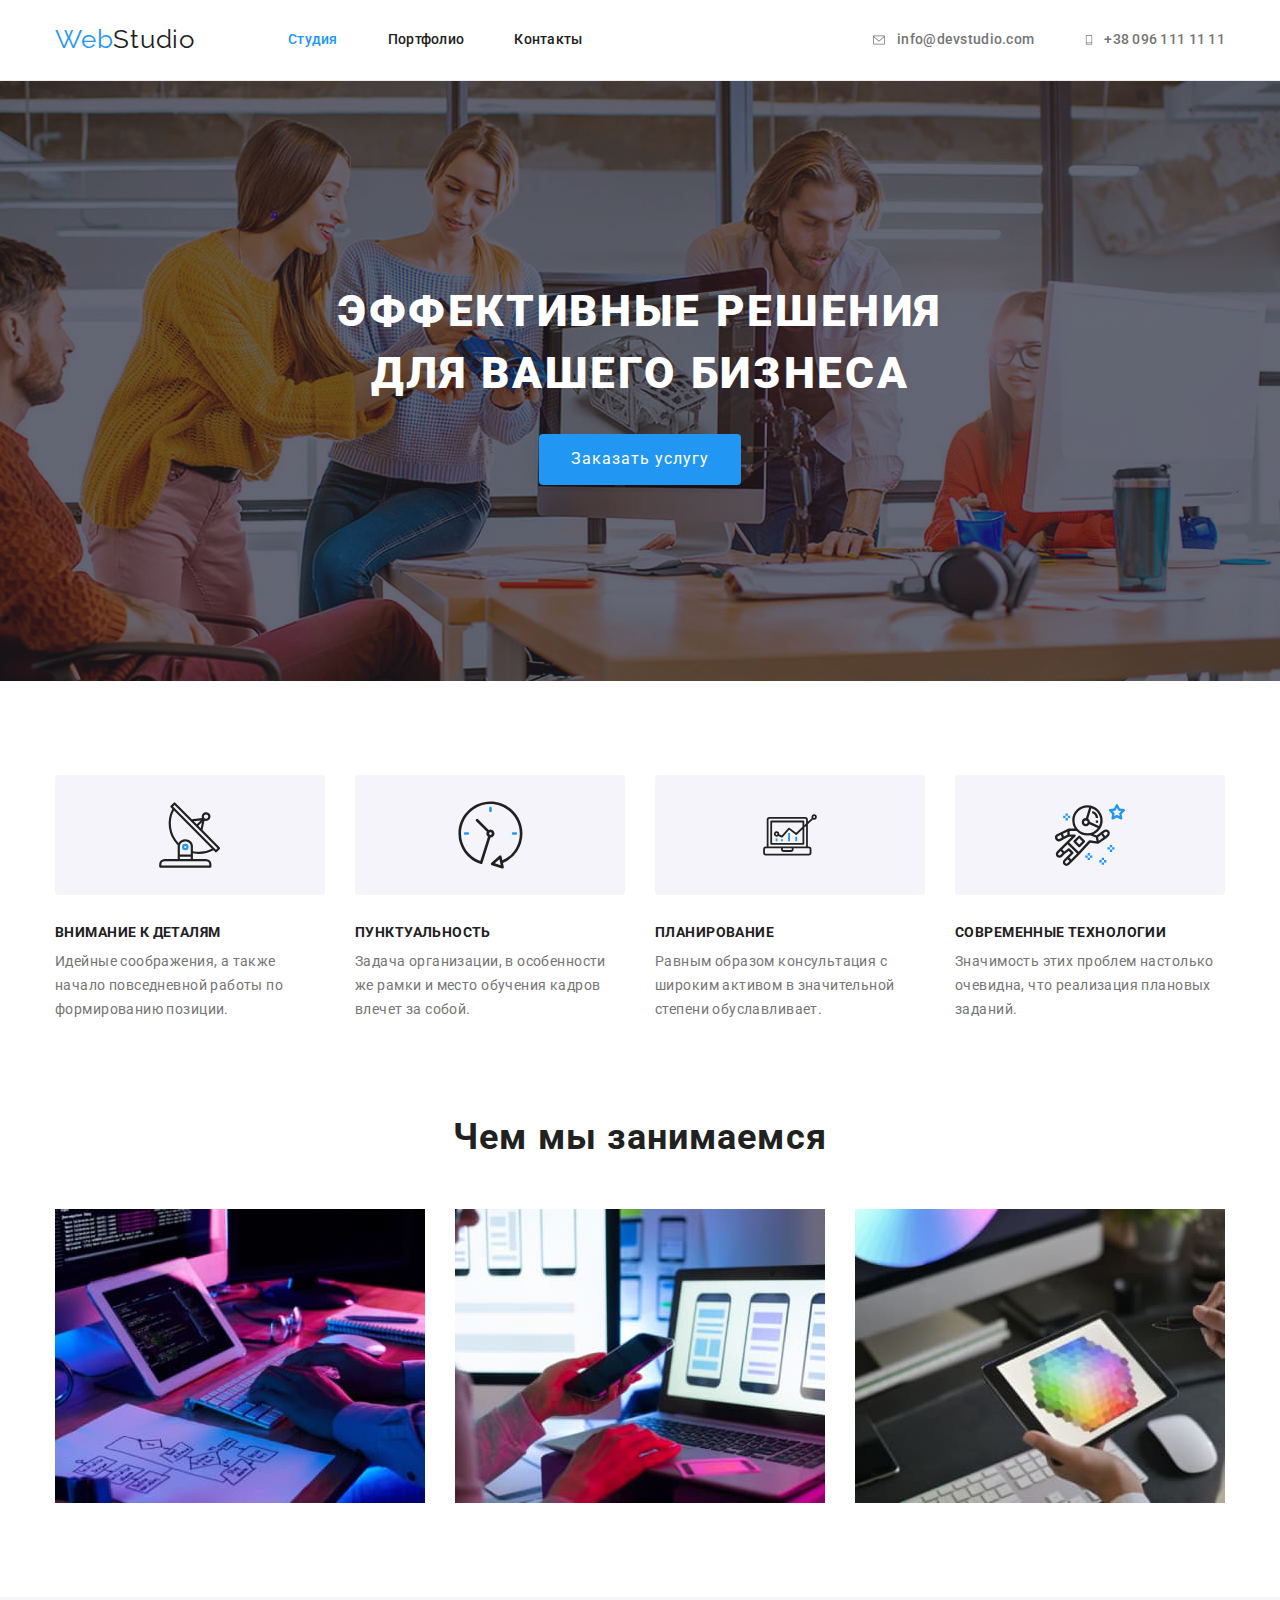
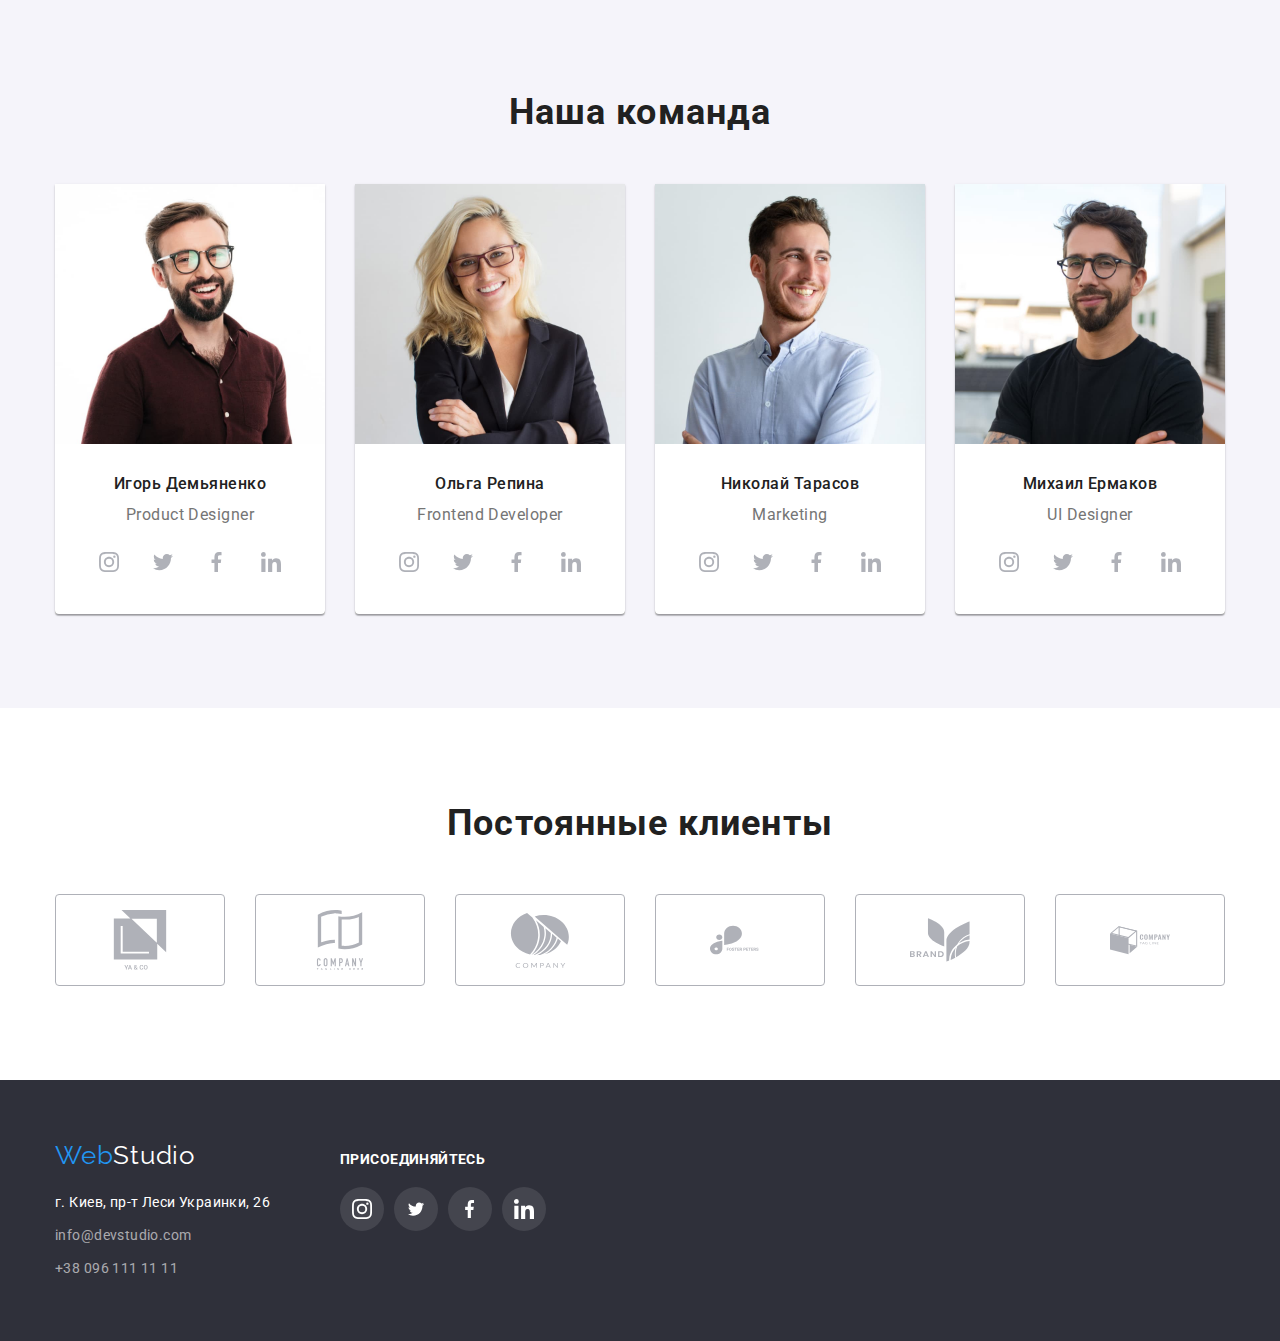
<file: index.html>
<!DOCTYPE html>
<html lang="ru">
  <head>
    <meta charset="UTF-8" />
    <meta http-equiv="X-UA-Compatible" content="IE=edge" />
    <meta name="viewport" content="width=device-width, initial-scale=1.0" />
    <title>Document</title>
    <link rel="preconnect" href="https://fonts.googleapis.com" />
    <link rel="preconnect" href="https://fonts.gstatic.com" crossorigin />
    <link
      href="https://fonts.googleapis.com/css2?family=Montserrat:wght@400;700&family=Raleway:wght@700&family=Roboto:wght@400;500;700&display=swap"
      rel="stylesheet"
    />
    <link
      rel="stylesheet"
      href="./modern-normalize-main/modern-normalize.css"
    />
    <link rel="stylesheet" href="./css/styles.css" />
  </head>

  <body>
    <!-- Шапка сайта -->
    <header class="header">
      <div class="container">
        <nav class="header-container">
          <a href="./index.html" class="logo link">
            Web<span class="logo-header">Studio</span>
          </a>
          <ul class="header-nav list nav">
            <li class="header-item">
              <a href="./index.html" class="header-link current link">Студия</a>
            </li>
            <li class="header-item">
              <a href="./portfolio.html" class="header-link link">Портфолио</a>
            </li>
            <li class="header-item">
              <a href="" class="header-link link">Контакты</a>
            </li>
          </ul>
        </nav>
        <ul class="contact-nav list nav">
          <li class="header-item">
            <a
              href="mailto:info@devstudio.com"
              class="contact-link current link"
            >
              <svg class="header-item-icon" width="16" height="12">
                <use href="./images/icons/symbol-defs.svg#icon-envelope"></use>
              </svg>
              info@devstudio.com</a
            >
          </li>
          <li class="header-item">
            <a href="tel:+380961111111" class="contact-link link">
              <svg class="header-item-icon" width="10" height="16">
                <use href="./images/icons/symbol-defs.svg#icon-tel"></use>
              </svg>
              +38 096 111 11 11</a
            >
          </li>
        </ul>
      </div>
    </header>

    <main>
      <!-- Герой -->
      <section class="hero">
        <div class="container">
          <h1 class="hero-title">ЭФФЕКТИВНЫЕ РЕШЕНИЯ ДЛЯ ВАШЕГО БИЗНЕСА</h1>
          <button type="button" class="hero-btn">Заказать услугу</button>
        </div>
      </section>

      <!-- Особенности -->
      <section class="section">
        <div class="container">
          <h2 class="visually-hidden">Оcобенности</h2>
          <ul class="feature-list list">
            <li class="feature-item">
              <div class="feature-item-group">
                <svg class="feature-item-icon" width="65.32" height="70">
                  <use
                    href="./images/icons/symbol-defs.svg#icon-antenna_feature"
                  ></use>
                </svg>
              </div>
              <h3 class="feature-title">ВНИМАНИЕ К ДЕТАЛЯМ</h3>
              <p class="feature-text">
                Идейные соображения, а также начало повседневной работы по
                формированию позиции.
              </p>
            </li>
            <li class="feature-item">
              <div class="feature-item-group">
                <svg class="feature-item-icon" width="66.96" height="70">
                  <use
                    href="./images/icons/symbol-defs.svg#icon-clock_feature"
                  ></use>
                </svg>
              </div>
              <h3 class="feature-title">ПУНКТУАЛЬНОСТЬ</h3>
              <p class="feature-text">
                Задача организации, в особенности же рамки и место обучения
                кадров влечет за собой.
              </p>
            </li>
            <li class="feature-item">
              <div class="feature-item-group">
                <svg class="feature-item-icon" width="70" height="53.69">
                  <use
                    href="./images/icons/symbol-defs.svg#icon-diagram_feature"
                  ></use>
                </svg>
              </div>
              <h3 class="feature-title">ПЛАНИРОВАНИЕ</h3>
              <p class="feature-text">
                Равным образом консультация с широким активом в значительной
                степени обуславливает.
              </p>
            </li>
            <li class="feature-item">
              <div class="feature-item-group">
                <svg class="feature-item-icon" width="70" height="70">
                  <use
                    href="./images/icons/symbol-defs.svg#icon-astronaut_feature"
                  ></use>
                </svg>
              </div>
              <h3 class="feature-title">СОВРЕМЕННЫЕ ТЕХНОЛОГИИ</h3>
              <p class="feature-text">
                Значимость этих проблем настолько очевидна, что реализация
                плановых заданий.
              </p>
            </li>
          </ul>
        </div>
      </section>

      <!-- Чем мы занимаемся -->
      <section class="about section">
        <div class="container">
          <h2 class="about-title title">Чем мы занимаемся</h2>
          <ul class="about-list list">
            <li class="about-item">
              <img
                src="./images/img-1.jpg"
                alt="Написание кода на компьютере"
                width="370"
                height="294"
              />
            </li>
            <li class="about-item">
              <img
                src="./images/img-2.jpg"
                alt="Разработка мобильных приложений"
                width="370"
                height="294"
              />
            </li>
            <li class="about-item">
              <img
                src="./images/img-3.jpg"
                alt="Создание дизайна"
                width="370"
                height="294"
              />
            </li>
          </ul>
        </div>
      </section>

      <!-- Наша команда -->
      <section class="team section">
        <div class="container">
          <h2 class="team-title title">Наша команда</h2>
          <ul class="team-list list">
            <li class="team-item">
              <div class="team-card">
                <img
                  src="./images/img-igor.jpg"
                  alt="Фото Product Designer"
                  width="270"
                  height="260"
                />
                <div class="team-name">
                  <h3 class="team-pre-title">Игорь Демьяненко</h3>
                  <p class="team-text">Product Designer</p>
                  <ul class="team-soc-list list">
                    <li class="team-soc-item">
                      <a href="" class="team-soc-link link">
                        <svg class="team-soc-icon" width="20" height="20">
                          <use
                            href="./images/icons/symbol-defs.svg#icon-instagram"
                          ></use>
                        </svg>
                      </a>
                    </li>
                    <li class="team-soc-item">
                      <a href="" class="team-soc-link link">
                        <svg class="team-soc-icon" width="20" height="20">
                          <use
                            href="./images/icons/symbol-defs.svg#icon-twiter"
                          ></use>
                        </svg>
                      </a>
                    </li>
                    <li class="team-soc-item">
                      <a href="" class="team-soc-link link">
                        <svg class="team-soc-icon" width="20" height="20">
                          <use
                            href="./images/icons/symbol-defs.svg#icon-fb"
                          ></use>
                        </svg>
                      </a>
                    </li>
                    <li class="team-soc-item">
                      <a href="" class="team-soc-link link">
                        <svg class="team-soc-icon" width="20" height="20">
                          <use
                            href="./images/icons/symbol-defs.svg#icon-linkedin"
                          ></use>
                        </svg>
                      </a>
                    </li>
                  </ul>
                </div>
              </div>
            </li>
            <li class="team-item">
              <div class="team-card">
                <img
                  src="./images/img-olga.jpg"
                  alt="Фото фронтэнд-разработчика"
                  width="270"
                  height="260"
                />
                <div class="team-name">
                  <h3 class="team-pre-title">Ольга Репина</h3>
                  <p class="team-text">Frontend Developer</p>
                  <ul class="team-soc-list list">
                    <li class="team-soc-item">
                      <a href="" class="team-soc-link link">
                        <svg class="team-soc-icon" width="20" height="20">
                          <use
                            href="./images/icons/symbol-defs.svg#icon-instagram"
                          ></use>
                        </svg>
                      </a>
                    </li>
                    <li class="team-soc-item">
                      <a href="" class="team-soc-link link">
                        <svg class="team-soc-icon" width="20" height="20">
                          <use
                            href="./images/icons/symbol-defs.svg#icon-twiter"
                          ></use>
                        </svg>
                      </a>
                    </li>
                    <li class="team-soc-item">
                      <a href="" class="team-soc-link link">
                        <svg class="team-soc-icon" width="20" height="20">
                          <use
                            href="./images/icons/symbol-defs.svg#icon-fb"
                          ></use>
                        </svg>
                      </a>
                    </li>
                    <li class="team-soc-item">
                      <a href="" class="team-soc-link link">
                        <svg class="team-soc-icon" width="20" height="20">
                          <use
                            href="./images/icons/symbol-defs.svg#icon-linkedin"
                          ></use>
                        </svg>
                      </a>
                    </li>
                  </ul>
                </div>
              </div>
            </li>
            <li class="team-item">
              <div class="team-card">
                <img
                  src="./images/img-nikolay.jpg"
                  alt="Фото маркетолога"
                  width="270"
                  height="260"
                />
                <div class="team-name">
                  <h3 class="team-pre-title">Николай Тарасов</h3>
                  <p class="team-text">Marketing</p>
                  <ul class="team-soc-list list">
                    <li class="team-soc-item">
                      <a href="" class="team-soc-link link">
                        <svg class="team-soc-icon" width="20" height="20">
                          <use
                            href="./images/icons/symbol-defs.svg#icon-instagram"
                          ></use>
                        </svg>
                      </a>
                    </li>
                    <li class="team-soc-item">
                      <a href="" class="team-soc-link link">
                        <svg class="team-soc-icon" width="20" height="20">
                          <use
                            href="./images/icons/symbol-defs.svg#icon-twiter"
                          ></use>
                        </svg>
                      </a>
                    </li>
                    <li class="team-soc-item">
                      <a href="" class="team-soc-link link">
                        <svg class="team-soc-icon" width="20" height="20">
                          <use
                            href="./images/icons/symbol-defs.svg#icon-fb"
                          ></use>
                        </svg>
                      </a>
                    </li>
                    <li class="team-soc-item">
                      <a href="" class="team-soc-link link">
                        <svg class="team-soc-icon" width="20" height="20">
                          <use
                            href="./images/icons/symbol-defs.svg#icon-linkedin"
                          ></use>
                        </svg>
                      </a>
                    </li>
                  </ul>
                </div>
              </div>
            </li>
            <li class="team-item">
              <div class="team-card">
                <img
                  src="./images/img-mihail.jpg"
                  alt="Фото дизайнера пользовательского интерфейса"
                  width="270"
                  height="260"
                />
                <div class="team-name">
                  <h3 class="team-pre-title">Михаил Ермаков</h3>
                  <p class="team-text">UI Designer</p>
                  <ul class="team-soc-list list">
                    <li class="team-soc-item">
                      <a href="" class="team-soc-link link">
                        <svg class="team-soc-icon" width="20" height="20">
                          <use
                            href="./images/icons/symbol-defs.svg#icon-instagram"
                          ></use>
                        </svg>
                      </a>
                    </li>
                    <li class="team-soc-item">
                      <a href="" class="team-soc-link link">
                        <svg class="team-soc-icon" width="20" height="20">
                          <use
                            href="./images/icons/symbol-defs.svg#icon-twiter"
                          ></use>
                        </svg>
                      </a>
                    </li>
                    <li class="team-soc-item">
                      <a href="" class="team-soc-link link">
                        <svg class="team-soc-icon" width="20" height="20">
                          <use
                            href="./images/icons/symbol-defs.svg#icon-fb"
                          ></use>
                        </svg>
                      </a>
                    </li>
                    <li class="team-soc-item">
                      <a href="" class="team-soc-link link">
                        <svg class="team-soc-icon" width="20" height="20">
                          <use
                            href="./images/icons/symbol-defs.svg#icon-linkedin"
                          ></use>
                        </svg>
                      </a>
                    </li>
                  </ul>
                </div>
              </div>
            </li>
          </ul>
        </div>
      </section>

      <!-- Постоянные клиенты -->
      <section class="customers section">
        <div class="container">
          <h2 class="customers-title title">Постоянные клиенты</h2>
          <ul class="customers-list list">
            <li class="customers-soc-item">
              <a href="" class="customers-soc-link link">
                <svg class="customers-soc-icon" width="106" height="60">
                  <use
                    href="./images/icons/symbol-defs.svg#icon-client_one"
                  ></use>
                </svg>
              </a>
            </li>
            <li class="customers-soc-item">
              <a href="" class="customers-soc-link link">
                <svg class="customers-soc-icon" width="106" height="60">
                  <use
                    href="./images/icons/symbol-defs.svg#icon-client_two"
                  ></use>
                </svg>
              </a>
            </li>
            <li class="customers-soc-item">
              <a href="" class="customers-soc-link link">
                <svg class="customers-soc-icon" width="106" height="60">
                  <use
                    href="./images/icons/symbol-defs.svg#icon-client_three"
                  ></use>
                </svg>
              </a>
            </li>
            <li class="customers-soc-item">
              <a href="" class="customers-soc-link link">
                <svg class="customers-soc-icon" width="106" height="60">
                  <use
                    href="./images/icons/symbol-defs.svg#icon-client_four"
                  ></use>
                </svg>
              </a>
            </li>
            <li class="customers-soc-item">
              <a href="" class="customers-soc-link link">
                <svg class="customers-soc-icon" width="106" height="60">
                  <use
                    href="./images/icons/symbol-defs.svg#icon-client_five"
                  ></use>
                </svg>
              </a>
            </li>
            <li class="customers-soc-item">
              <a href="" class="customers-soc-link link">
                <svg class="customers-soc-icon" width="106" height="60">
                  <use
                    href="./images/icons/symbol-defs.svg#icon-client_six"
                  ></use>
                </svg>
              </a>
            </li>
          </ul>
        </div>
      </section>
    </main>

    <!-- Футер -->
    <footer class="footer">
      <div class="container">
        <div class="footer-contact">
          <a href="./index.html" class="logo-secondary link">
            Web<span class="logo-footer">Studio</span>
          </a>
          <address class="footer-address">
            <ul class="footer-contact-list list">
              <li class="contact-item">
                <a
                  href="https://goo.gl/maps/Qyb287VMPBatAXaLA"
                  target="_blank"
                  rel="noopener noreferrer"
                  class="footer-address link"
                  >г. Киев, пр-т Леси Украинки, 26</a
                >
              </li>
              <li class="contact-item">
                <a href="mailto:info@devstudio.com" class="footer-mail link"
                  >info@devstudio.com</a
                >
              </li>
              <li class="contact-item">
                <a href="tel:+380961111111" class="footer-tel link"
                  >+38 096 111 11 11</a
                >
              </li>
            </ul>
          </address>
        </div>
        <div class="footer-soc">
          <h3 class="footer-soc-title">ПРИСОЕДИНЯЙТЕСЬ</h3>
          <ul class="footer-soc-list list">
            <li class="footer-soc-item">
              <a href="" class="footer-soc-link link">
                <svg class="footer-soc-icon" width="20" height="20">
                  <use
                    href="./images/icons/symbol-defs.svg#icon-instagram_footer"
                  ></use>
                </svg>
              </a>
            </li>
            <li class="footer-soc-item">
              <a href="" class="footer-soc-link link">
                <svg class="footer-soc-icon" width="20" height="16.25">
                  <use
                    href="./images/icons/symbol-defs.svg#icon-twiter_footer"
                  ></use>
                </svg>
              </a>
            </li>
            <li class="footer-soc-item">
              <a href="" class="footer-soc-link link">
                <svg class="footer-soc-icon" width="10" height="20">
                  <use
                    href="./images/icons/symbol-defs.svg#icon-fb_footer"
                  ></use>
                </svg>
              </a>
            </li>
            <li class="footer-soc-item">
              <a href="" class="footer-soc-link link">
                <svg class="footer-soc-icon" width="20" height="20">
                  <use
                    href="./images/icons/symbol-defs.svg#icon-linkedin_footer"
                  ></use>
                </svg>
              </a>
            </li>
          </ul>
        </div>
      </div>
    </footer>
  </body>
</html>
</file>
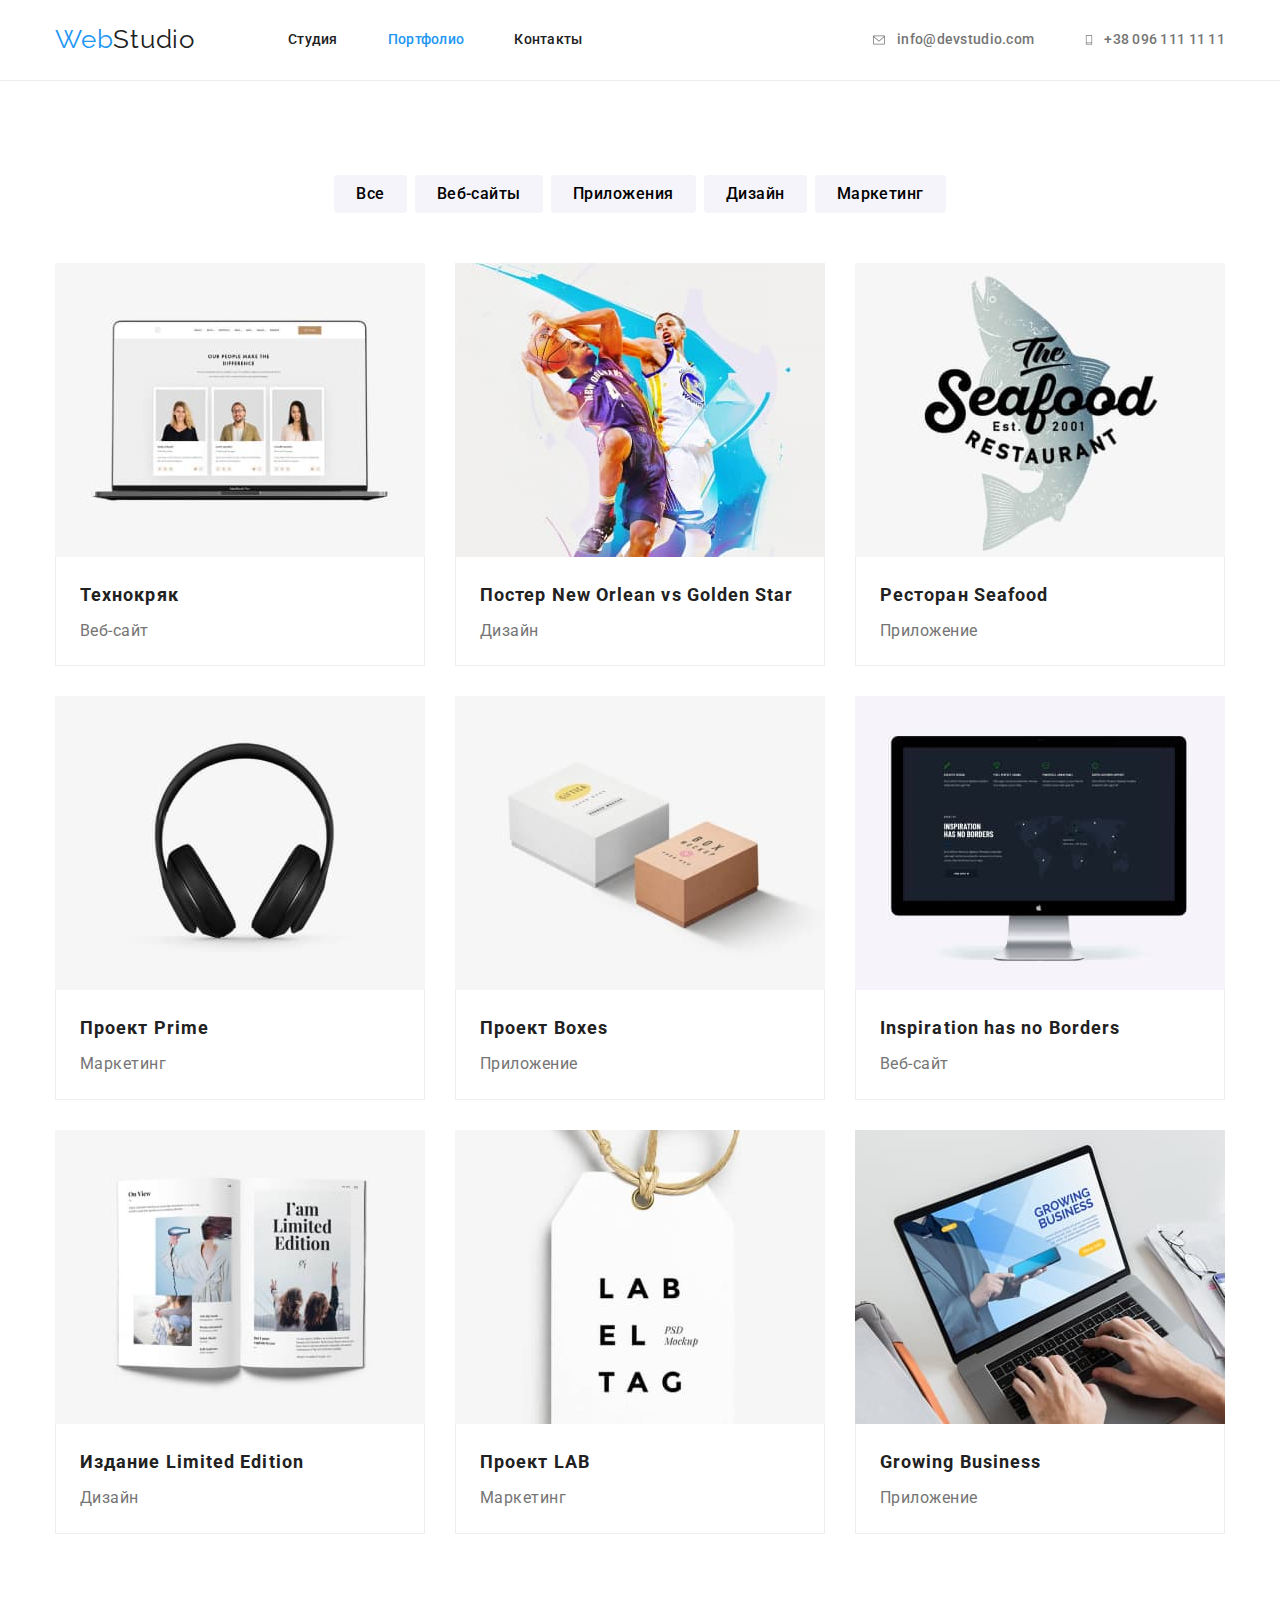
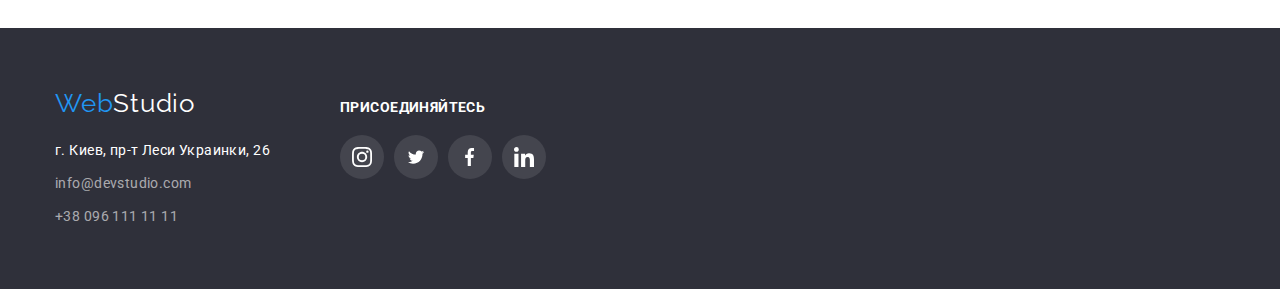
<file: portfolio.html>
<!DOCTYPE html>
<html lang="ru">
  <head>
    <meta charset="UTF-8" />
    <meta http-equiv="X-UA-Compatible" content="IE=edge" />
    <meta name="viewport" content="width=device-width, initial-scale=1.0" />
    <title>Document</title>
    <link rel="preconnect" href="https://fonts.googleapis.com" />
    <link rel="preconnect" href="https://fonts.gstatic.com" crossorigin />
    <link
      href="https://fonts.googleapis.com/css2?family=Montserrat:wght@400;700&family=Raleway:wght@700&family=Roboto:wght@400;500;700&display=swap"
      rel="stylesheet"
    />
    <link
      rel="stylesheet"
      href="./modern-normalize-main/modern-normalize.css"
    />
    <link rel="stylesheet" href="./css/styles.css" />
  </head>

  <body>
    <!-- Шапка сайта -->
    <header class="header">
      <div class="container">
        <nav class="header-container">
          <a href="./index.html" class="logo link">
            Web<span class="logo-header">Studio</span>
          </a>
          <ul class="header-nav list nav">
            <li class="header-item">
              <a href="./index.html" class="header-link link">Студия</a>
            </li>
            <li class="header-item">
              <a href="./portfolio.html" class="header-link current link"
                >Портфолио</a
              >
            </li>
            <li class="header-item">
              <a href="" class="header-link link">Контакты</a>
            </li>
          </ul>
        </nav>
        <ul class="contact-nav list nav">
          <li class="header-item">
            <a href="mailto:info@devstudio.com" class="contact-link link">
              <svg class="header-item-icon" width="16" height="12">
                <use href="./images/icons/symbol-defs.svg#icon-envelope"></use>
              </svg>
              info@devstudio.com</a
            >
          </li>
          <li class="header-item">
            <a href="tel:+380961111111" class="contact-link link">
              <svg class="header-item-icon" width="10" height="16">
                <use href="./images/icons/symbol-defs.svg#icon-tel"></use>
              </svg>
              +38 096 111 11 11</a
            >
          </li>
        </ul>
      </div>
    </header>

    <!-- Портфолио -->
    <main>
      <section class="section">
        <div class="container">
          <h1 class="visually-hidden">Портфолио</h1>
          <ul class="menu-nav list">
            <li class="menu-nav-item">
              <button type="button" class="menu-btn link button">Все</button>
            </li>
            <li class="menu-nav-item">
              <button type="button" class="menu-btn link button">
                Веб-сайты
              </button>
            </li>
            <li class="menu-nav-item">
              <button type="button" class="menu-btn link button">
                Приложения
              </button>
            </li>
            <li class="menu-nav-item">
              <button type="button" class="menu-btn link button">Дизайн</button>
            </li>
            <li class="menu-nav-item">
              <button type="button" class="menu-btn link button">
                Маркетинг
              </button>
            </li>
          </ul>
          <h2 class="visually-hidden">Категория Все</h2>
          <ul class="filters-list list">
            <li class="filters-item">
              <a href="" class="filters-link link">
                <img
                  class="filters-img"
                  src="./portfolio_img/img1.jpg"
                  alt="Ноутбук с изображением фото"
                  width="370"
                  height="294"
                />
                <div class="filters-name">
                  <h3 class="filters-title">Технокряк</h3>
                  <p class="filters-text">Веб-сайт</p>
                </div>
              </a>
            </li>
            <li class="filters-item">
              <a href="" class="filters-link link">
                <img
                  class="filters-img"
                  src="./portfolio_img/img2.jpg"
                  alt="Два спортсмена играют в баскетбол"
                  width="370"
                  height="294"
                />
                <div class="filters-name">
                  <h3 class="filters-title">
                    Постер New Orlean vs Golden Star
                  </h3>
                  <p class="filters-text">Дизайн</p>
                </div>
              </a>
            </li>
            <li class="filters-item">
              <a href="" class="filters-link link">
                <img
                  class="filters-img"
                  src="./portfolio_img/img3.jpg"
                  alt="Логотип в виде рыбы с названием ресторана"
                  width="370"
                  height="294"
                />
                <div class="filters-name">
                  <h3 class="filters-title">Ресторан Seafood</h3>
                  <p class="filters-text">Приложение</p>
                </div>
              </a>
            </li>
            <li class="filters-item">
              <a href="" class="filters-link link">
                <img
                  class="filters-img"
                  src="./portfolio_img/img4.jpg"
                  alt="Наушники"
                  width="370"
                  height="294"
                />
                <div class="filters-name">
                  <h3 class="filters-title">Проект Prime</h3>
                  <p class="filters-text">Маркетинг</p>
                </div>
              </a>
            </li>
            <li class="filters-item">
              <a href="" class="filters-link link">
                <img
                  class="filters-img"
                  src="./portfolio_img/img5.jpg"
                  alt="Две коробки"
                  width="370"
                  height="294"
                />
                <div class="filters-name">
                  <h3 class="filters-title">Проект Boxes</h3>
                  <p class="filters-text">Приложение</p>
                </div>
              </a>
            </li>
            <li class="filters-item">
              <a href="" class="filters-link link">
                <img
                  class="filters-img"
                  src="./portfolio_img/img6.jpg"
                  alt="Монитор"
                  width="370"
                  height="294"
                />
                <div class="filters-name">
                  <h3 class="filters-title">Inspiration has no Borders</h3>
                  <p class="filters-text">Веб-сайт</p>
                </div>
              </a>
            </li>
            <li class="filters-item">
              <a href="" class="filters-link link">
                <img
                  class="filters-img"
                  src="./portfolio_img/img7.jpg"
                  alt="Журнал в раскрытом виде"
                  width="370"
                  height="294"
                />
                <div class="filters-name">
                  <h3 class="filters-title">Издание Limited Edition</h3>
                  <p class="filters-text">Дизайн</p>
                </div>
              </a>
            </li>
            <li class="filters-item">
              <a href="" class="filters-link link">
                <img
                  class="filters-img"
                  src="./portfolio_img/img8.jpg"
                  alt="Бирка с названием проекта"
                  width="370"
                  height="294"
                />
                <div class="filters-name">
                  <h3 class="filters-title">Проект LAB</h3>
                  <p class="filters-text">Маркетинг</p>
                </div>
              </a>
            </li>
            <li class="filters-item">
              <a href="" class="filters-link link">
                <img
                  class="filters-img"
                  src="./portfolio_img/img9.jpg"
                  alt="Руки печатают на клавиатуре ноутбука"
                  width="370"
                  height="294"
                />
                <div class="filters-name">
                  <h3 class="filters-title">Growing Business</h3>
                  <p class="filters-text">Приложение</p>
                </div>
              </a>
            </li>
          </ul>
        </div>
      </section>
    </main>

    <!-- Футер -->
    <footer class="footer">
      <div class="container">
        <div class="footer-contact">
          <a href="./index.html" class="logo-secondary link">
            Web<span class="logo-footer">Studio</span>
          </a>
          <address class="footer-address">
            <ul class="footer-contact-list list">
              <li class="contact-item">
                <a
                  href="https://goo.gl/maps/Qyb287VMPBatAXaLA"
                  target="_blank"
                  rel="noopener noreferrer"
                  class="footer-address link"
                  >г. Киев, пр-т Леси Украинки, 26</a
                >
              </li>
              <li class="contact-item">
                <a href="mailto:info@devstudio.com" class="footer-mail link"
                  >info@devstudio.com</a
                >
              </li>
              <li class="contact-item">
                <a href="tel:+380961111111" class="footer-tel link"
                  >+38 096 111 11 11</a
                >
              </li>
            </ul>
          </address>
        </div>
        <div class="footer-soc">
          <h3 class="footer-soc-title">ПРИСОЕДИНЯЙТЕСЬ</h3>
          <ul class="footer-soc-list list">
            <li class="footer-soc-item">
              <a href="" class="footer-soc-link link">
                <svg class="footer-soc-icon" width="20" height="20">
                  <use
                    href="./images/icons/symbol-defs.svg#icon-instagram_footer"
                  ></use>
                </svg>
              </a>
            </li>
            <li class="footer-soc-item">
              <a href="" class="footer-soc-link link">
                <svg class="footer-soc-icon" width="20" height="16.25">
                  <use
                    href="./images/icons/symbol-defs.svg#icon-twiter_footer"
                  ></use>
                </svg>
              </a>
            </li>
            <li class="footer-soc-item">
              <a href="" class="footer-soc-link link">
                <svg class="footer-soc-icon" width="10" height="20">
                  <use
                    href="./images/icons/symbol-defs.svg#icon-fb_footer"
                  ></use>
                </svg>
              </a>
            </li>
            <li class="footer-soc-item">
              <a href="" class="footer-soc-link link">
                <svg class="footer-soc-icon" width="20" height="20">
                  <use
                    href="./images/icons/symbol-defs.svg#icon-linkedin_footer"
                  ></use>
                </svg>
              </a>
            </li>
          </ul>
        </div>
      </div>
    </footer>
  </body>
</html>
</file>
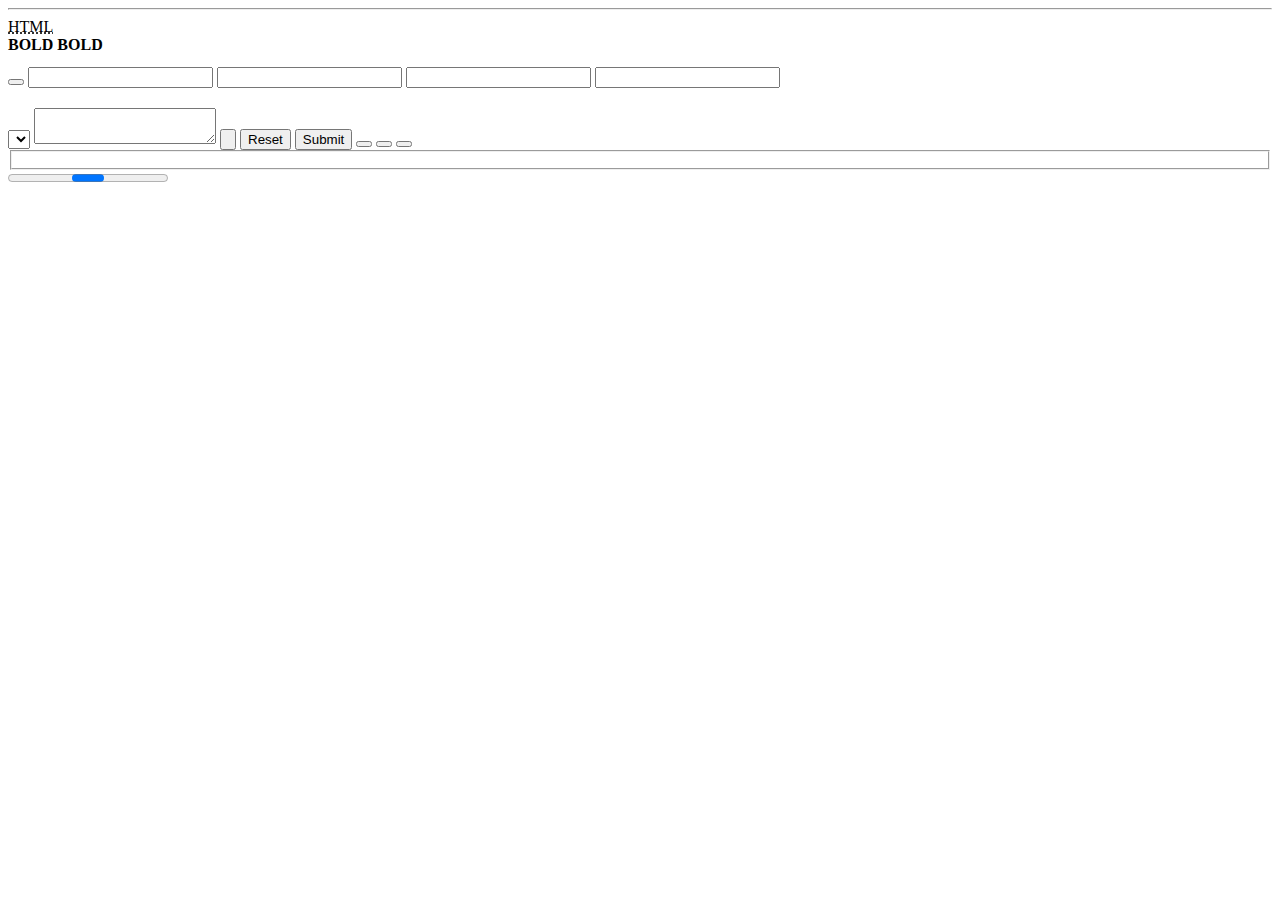
<file: modern-normalize-main/test/page/without-css.html>
<html>
	<body>
		<hr data-test--hr />
		<abbr data-test--abbr title="HyperText Markup Language">HTML</abbr>
		<div style="font-weight: 700">
			<b data-test--bold>BOLD</b>
			<strong data-test--bold>BOLD</strong>
		</div>
		<code data-test--code></code>
		<kbd data-test--code></kbd>
		<samp data-test--code></samp>
		<pre data-test--code></pre>
		<small data-test--small></small>
		<sub data-test--subsup></sub>
		<sup data-test--subsup></sup>
		<div style="font-family: MYCUSTOMFONT">
			<button data-test--forms-1></button>
			<input data-test--forms-1>
			<input data-test--forms-1 type="text">
			<input data-test--forms-1 type="number">
			<input data-test--forms-1 type="search">
			<optgroup data-test--forms-1></optgroup>
			<select data-test--forms-1></select>
			<textarea data-test--forms-1></textarea>
			<input data-test--forms-1 type="button">
			<input data-test--forms-1 type="reset">
			<input data-test--forms-1 type="submit">
			<button data-test--forms-1 type="button"></button>
			<button data-test--forms-1 type="reset"></button>
			<button data-test--forms-1 type="submit"></button>
			<fieldset data-test--forms-2></fieldset>
			<legend data-test--forms-2></legend>
			<progress data-test--forms-2></progress>
		</div>
		<summary data-test--interactive></summary>
	</body>
</html>
</file>
<file: css/styles.css>
:root {
    --header-color: #212121;
    --accent-color: #2196F3;
    --title-color: #212121;
    --first-btn-color: #212121;
    --second-btn-color: #FFFFFF;
    --footer-bg-color: #2F303A;
    --typical-padding: 94px;
    --typical-margin: 50px;
    --typical-side: 215px;
}

body {
    font-family: Roboto, sans-serif;
    color: #757575;
    background-color: #FFFFFF;
}

/* Утилиты */
.list {
    list-style: none;
}

.link {
    text-decoration: none;
}

p, h1, h2, h3, h4, h5, h6 {
    margin: 0;
}

ul, ol {
    margin: 0;
    padding-left: 0;
}

.visually-hidden {
    position: absolute;
    width: 1px;
    height: 1px;
    margin: -1px;
    border: 0;
    padding: 0;

    white-space: nowrap;
    clip-path: inset(100%);
    clip: rect(0 0 0 0);
    overflow: hidden;
}

.container {
    width: 1200px;
    padding-left: 15px;
    padding-right: 15px;
    margin: 0 auto;
}

.logo, .logo-secondary {
    font-family: 'Raleway';
    font-style: normal;
    font-size: 26px;
    line-height: 1.2;
    letter-spacing: 0.03em;

    color: #2196F3;
}

.nav {
    font-weight: 500;
    font-size: 14px;
    line-height: 1.14;
    letter-spacing: 0.02em;
    }

.title {
    font-size: 36px;
    line-height: 1.2;
    letter-spacing: 0.03em;

    color: var(--title-color);
}

img {
    display: block;
    max-width: 100%;
    height: auto;
}

.section {
    padding-top: var(--typical-padding);
    padding-bottom: var(--typical-padding);
}

/* -----HEADER----- */
/* Хедер */
.header {
    border-bottom: 1px solid #ECECEC;
}

/* header-container */
.header .container, .header-container {
    display: flex;
    align-items: center;
}

/* Лого */
.logo-header {
    font-family: 'Raleway';
    font-style: normal;
    font-size: 26px;
    line-height: 1.2;
    letter-spacing: 0.03em;

    color: #212121;
}

/* header-nav */
.header-nav {
    display: flex;
    margin-left: 93px;
}

.header-nav .link {
    display: block;
    padding-top: 32px;
    padding-bottom: 32px;
}

.header-nav .header-item {
    margin-right: var(--typical-margin);
}

.header-nav .header-item:last-child {
    margin-right: 0;
}

/* header-link */
.header-link,
.current {
    color: var(--header-color)
}

.header-link:hover,
.header-link:focus,
.current {
    color: var(--accent-color);
}

/* contact-nav */
.contact-nav {
    display: flex;
    margin-left: auto;
}

.contact-nav .header-item + .header-item {
    margin-left: var(--typical-margin);
}

/* contact-link */
.contact-link {
    display: flex;
    align-items: center;
    justify-content: center;
    
    fill: #757575;
    color: #757575;
}

.contact-link :hover,
.contact-link :focus, 
.contact-nav :hover,
.contact-nav :focus {
    color: var(--accent-color);
    fill: var(--accent-color);
}

/* header-item-icon */
.header-item-icon {
    margin-right: 10px;
}

/* ------ГЕРОЙ------ */
.hero {
    max-width: 1600px;
    height: 600px;
    margin-left: auto;
    margin-right: auto;
    padding-top: 200px;
    padding-bottom: 200px;
    text-align: center;

    background: #2F303A;
    background-image: linear-gradient(
        rgba(47, 48, 58, 0.4), 
        rgba(47, 48, 58, 0.4)),
        url(../images/hero-bg.png);
    background-repeat: no-repeat;
    background-position: center;
    background-size: cover;
}

.hero-title {
    font-weight: 900;
    font-size: 44px;
    line-height: 1.4;
    letter-spacing: 0.06em;
    margin-bottom: 30px;
    max-width: 696px;
    margin-left: auto;
    margin-right: auto;

    color: #FFFFFF;
}

.hero-btn {
    font-family: inherit;
    font-size: 16px;
    line-height: 1.9;
    align-items: center;
    letter-spacing: 0.06em;
    display: inline;
    cursor: pointer;
    border: none;
    padding: 10px 32px;
    border-radius: 4px;
    
    box-shadow: 0px 4px 4px rgba(0, 0, 0, 0.15);

    color: var(--second-btn-color);
    background-color: var(--accent-color);
}

.hero-btn:hover, 
.hero-btn:focus {
    font-family: inherit;
    font-size: 16px;
    line-height: 1.9;
    letter-spacing: 0.06em;
    border-radius: 4px;

    color: var(--second-btn-color);
    background-color: #188CE8;
    box-shadow: 0px 4px 4px rgba(0, 0, 0, 0.15);
} 

/* -----ОСОБЕННОСТИ----- */
/* feature-list */
.feature-list {
    display: flex;
    flex-wrap: wrap;
}

/* feature-item */
.feature-item {
    width: 270px;
    margin-right: 30px;
}

.feature-item:last-child {
    margin-right: 0;
}

/* feature-item-group */
.feature-item-group {
    width: 270px;
    height: 120px;
    margin-bottom: 30px;
    display: flex;
    justify-content: center;
    align-items: center;
    
    background: #F5F4FA;
    border-radius: 4px;
}

/* feature-title */
.feature-title {
    font-weight: 700;
    font-size: 14px;
    line-height: 1.1;
    letter-spacing: 0.03em;
    margin-bottom: 10px;

    color: var(--title-color);
}

/* feature-text */
.feature-text {
    font-size: 14px;
    line-height: 1.7;
    letter-spacing: 0.03em;
}

/* -----ЧЕМ МЫ ЗАНИМАЕМСЯ----- */
/* about */
.about {
    padding-top: 0;
}

/* about-title */
.about-title {
    text-align: center;
    margin-bottom: var(--typical-margin);
}

/* about-list */
.about-list {
    display: flex;
    flex-wrap: wrap;
}

/* about-item */
.about-item {
    width: calc((100% - 60px) / 3);
    margin-right: 30px;
}

.about-item:nth-child(3n) {
    margin-right: 0;
}

/* -----НАША КОМАНДА----- */
/* team */
.team {
    background: #F5F4FA;
}

/* team-title */
.team-title {
    text-align: center;
    margin-bottom: var(--typical-margin);
}

/* team-list */
.team-list {
    display: flex;
    flex-wrap: wrap;
}

/* team-item */
.team-item {
    text-align: center;
    margin-right: 30px;

    background: #FFFFFF;
}

.team-item:nth-child(4n) {
    margin-right: 0;
}

/* team-name */
.team-name {
    padding-top: 30px;
    padding-bottom: 30px;
}

/* team-card */
.team-card {
    box-shadow: 0px 1px 3px rgba(0, 0, 0, 0.12),
    0px 1px 1px rgba(0, 0, 0, 0.14),
    0px 2px 1px rgba(0, 0, 0, 0.2);
    border-radius: 0px 0px 4px 4px;
}

/* team-pre-title */
.team-pre-title {
    font-weight: 500;
    font-size: 16px;
    line-height: 1.3;
    letter-spacing: 0.03em;
    margin-bottom: 10px;

    color: var(--title-color);
}

/* team-text */
.team-text {
    font-size: 16px;
    line-height: 1.2;
    letter-spacing: 0.03em;
    margin-bottom: 16px;
}

.team-soc-list {
    display: flex;
    justify-content: center;
}

.team-soc-item + .team-soc-item {
    margin-left: 10px;
}

.team-soc-link {
    width: 44px;
    height: 44px;
    border-radius: 50%;
    display: flex;
    align-items: center;
    justify-content: center;

    background-color: var(--second-btn-color);
    fill: #AFB1B8;
}

.team-soc-link:hover, .team-soc-link:focus, .team-soc-link:active {
    background-color: var(--accent-color);
    fill: #FFFFFF;
}

/* -----ПОСТОЯННЫЕ КЛИЕНТЫ----- */
/* customers */
.customers {
    background: #FFFFFF;
}

.customers-title {
    font-weight: 700;
    font-size: 36px;
    line-height: 42px;
    text-align: center;
    letter-spacing: 0.03em;
    margin-bottom: var(--typical-margin);

    color: var(--title-color);
}

.customers-list {
    display: flex;
    flex-wrap: wrap;
}

.customers-soc-link {
    width: 170px;
    height: 92px;
    display: flex;
    align-items: center;
    justify-content: center;

    border: 1px solid #AFB1B8;
    box-sizing: border-box;
    border-radius: 4px;
    fill: #AFB1B8;
}

.customers-soc-item + .customers-soc-item {
    margin-left: 30px;
}

.customers-soc-link:hover, .customers-soc-link:focus, .customers-soc-link:active {
    fill: var(--accent-color);
    border-color: var(--accent-color);
}

/* -----FOOTER----- */
.footer {
    background: var(--footer-bg-color);
    padding-top: 60px;
    padding-bottom: 60px;
}

.footer .container {
    display: flex;
    align-items: baseline;
}

.logo-footer {
    font-family: 'Raleway';
    font-style: normal;
    font-size: 26px;
    line-height: 1.2;
    letter-spacing: 0.03em;
    margin-bottom: 20px;

    color: #FFFFFF;
}

.footer-address {
    font-family: inherit;
    font-style: normal;
    font-size: 14px;
    line-height: 1.7;
    letter-spacing: 0.03em;
    margin-top: 20px;

    color: #FFFFFF;
}

.footer-mail, .footer-tel {
    font-family: inherit;
    font-style: normal;
    font-size: 14px;
    line-height: 1.7;
    letter-spacing: 0.03em;

    color: rgba(255, 255, 255, 0.6);
}

.contact-item {
    margin-bottom: 9px;
}

.contact-item:last-child {
    margin-bottom: 0;
}

.footer-soc {
    margin-left: 70px;
}

.footer-soc-title {
    font-weight: 700;
    font-size: 14px;
    line-height: 16px;
    letter-spacing: 0.03em;
    text-transform: uppercase;
    margin-bottom: 20px;

    color: #FFFFFF;
}

.footer-soc-list {
    display: flex;
    flex-wrap: wrap;
}

.footer-soc-item + .footer-soc-item {
    margin-left: 10px;
}

.footer-soc-link {
    width: 44px;
    height: 44px;
    border-radius: 50%;
    display: flex;
    align-items: center;
    justify-content: center;

    background-color: rgba(255, 255, 255, 0.1);
    fill: #FFFFFF;
}

.footer-soc-link:hover, .footer-soc-link:focus, .footer-soc-link:active {
    background-color: var(--accent-color)
}

/* ---------PORTFOLIO--------- */
/* -----Портфолио----- */
.menu-btn {
    font-family: inherit;
    font-weight: 500;
    font-size: 16px;
    line-height: 1.6;
    letter-spacing: 0.03em;
    padding: 6px 22px;
    background: #F5F4FA;
    border-radius: 4px;
    }

.button {
    display: inline;
    cursor: pointer;
    border: none;
}

.menu-nav {
    display: flex;
    justify-content: center;
    margin-bottom: var(--typical-margin);
}

.menu-nav :hover,
.menu-nav :focus,
.menu-nav :active
{
    display: inline;
    cursor: pointer;
    box-shadow: 0px 3px 1px rgba(0, 0, 0, 0.1), 0px 1px 2px rgba(0, 0, 0, 0.08), 0px 2px 2px rgba(0, 0, 0, 0.12);
    border-radius: 4px;

    color: var(--second-btn-color);
    background-color: var(--accent-color);
}

.menu-nav-item {
    margin-right: 8px;
}

.menu-nav .menu-nav-item:last-child {
    margin-right: 0;
}

/* -----Категория все----- */
/* filters-list */
.filters-list {
    display: grid;
    grid-template-columns: repeat(3, auto);
    gap: 30px;
}

/* filters-link */
.filters-link {
    display: block;
}

.filters-link:hover, .filters-link:focus {
    box-shadow: 0px 1px 1px rgba(0, 0, 0, 0.12), 
    0px 4px 4px rgba(0, 0, 0, 0.06), 
    1px 4px 6px rgba(0, 0, 0, 0.16);
}

/* filters-name */
.filters-name {
    padding: 20px 24px;
    border-right: 1px solid rgba(238, 238, 238, 1);
    border-left: 1px solid rgba(238, 238, 238, 1);
    border-bottom: 1px solid rgba(238, 238, 238, 1);
}

/* filters-title */
.filters-title {
    font-weight: 700;
    font-size: 18px;
    line-height: 2.0;
    letter-spacing: 0.06em;
    margin-bottom: 4px;

    color: var(--title-color);
}

/* filters-text */
.filters-text {
    font-size: 16px;
    line-height: 1.8;
    letter-spacing: 0.03em;

    color: #757575;
}
</file>
